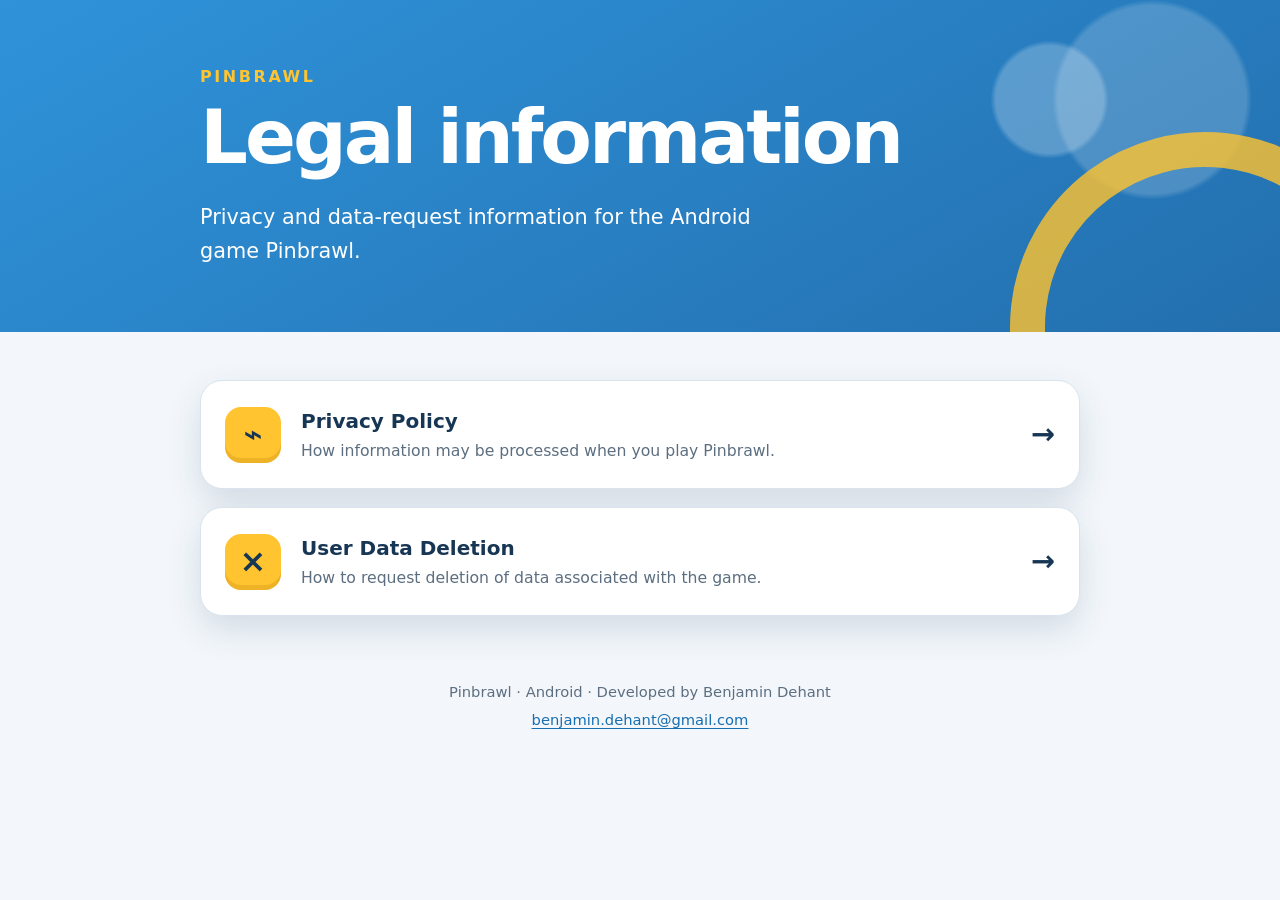
<file: index.html>
<!doctype html>
<html lang="en">
<head>
  <meta charset="utf-8">
  <meta name="viewport" content="width=device-width, initial-scale=1">
  <meta name="description" content="Official legal information for Pinbrawl, an Android game by Benjamin Dehant.">
  <title>Pinbrawl — Legal</title>
  <link rel="stylesheet" href="./styles.css">
</head>
<body>
  <a class="skip-link" href="#main">Skip to content</a>
  <header class="hero">
    <div class="shell hero__content">
      <p class="eyebrow">PINBRAWL</p>
      <h1>Legal information</h1>
      <p class="hero__copy">Privacy and data-request information for the Android game Pinbrawl.</p>
    </div>
  </header>

  <main id="main" class="shell cards" aria-label="Legal pages">
    <a class="card" href="./privacy/">
      <span class="card__icon" aria-hidden="true">⌁</span>
      <span>
        <strong>Privacy Policy</strong>
        <small>How information may be processed when you play Pinbrawl.</small>
      </span>
      <span class="card__arrow" aria-hidden="true">→</span>
    </a>

    <a class="card" href="./data-deletion/">
      <span class="card__icon" aria-hidden="true">×</span>
      <span>
        <strong>User Data Deletion</strong>
        <small>How to request deletion of data associated with the game.</small>
      </span>
      <span class="card__arrow" aria-hidden="true">→</span>
    </a>
  </main>

  <footer class="shell footer">
    <p>Pinbrawl · Android · Developed by Benjamin Dehant</p>
    <p><a href="mailto:benjamin.dehant@gmail.com">benjamin.dehant@gmail.com</a></p>
  </footer>
</body>
</html>
</file>
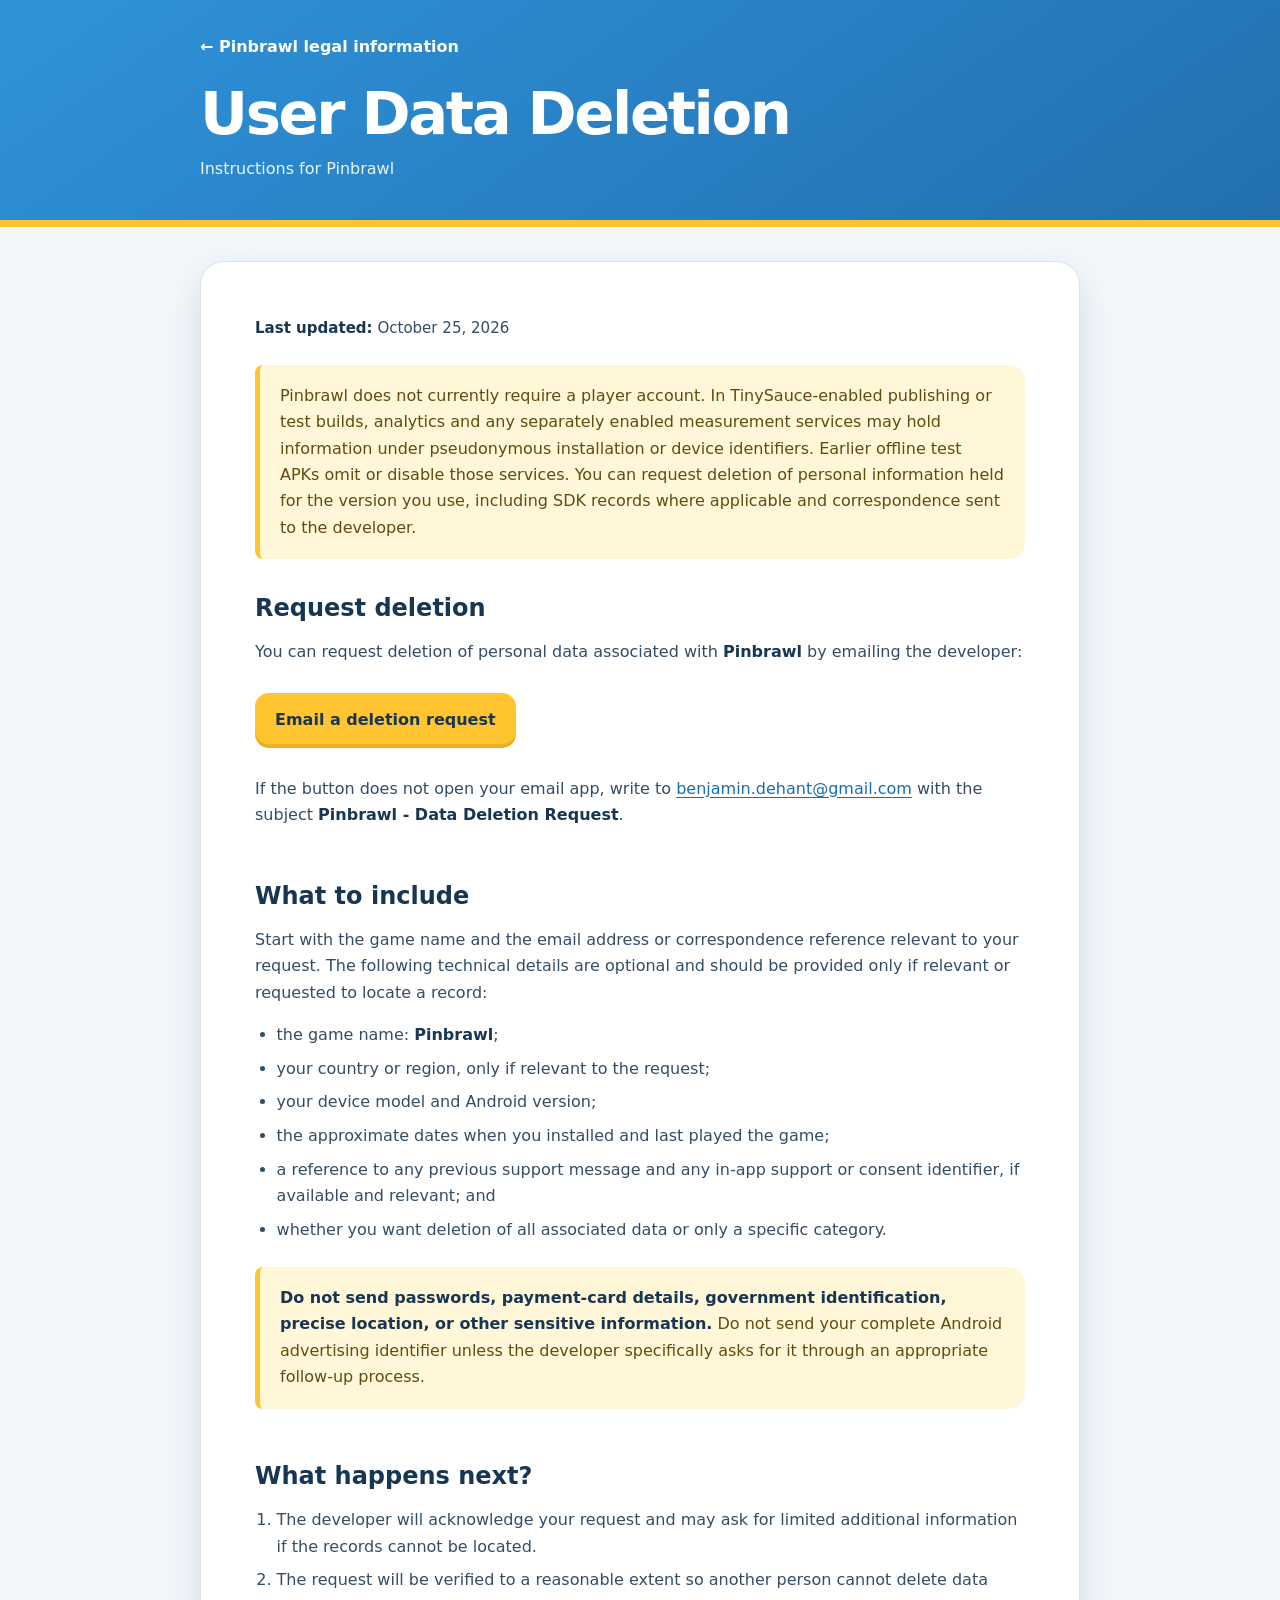
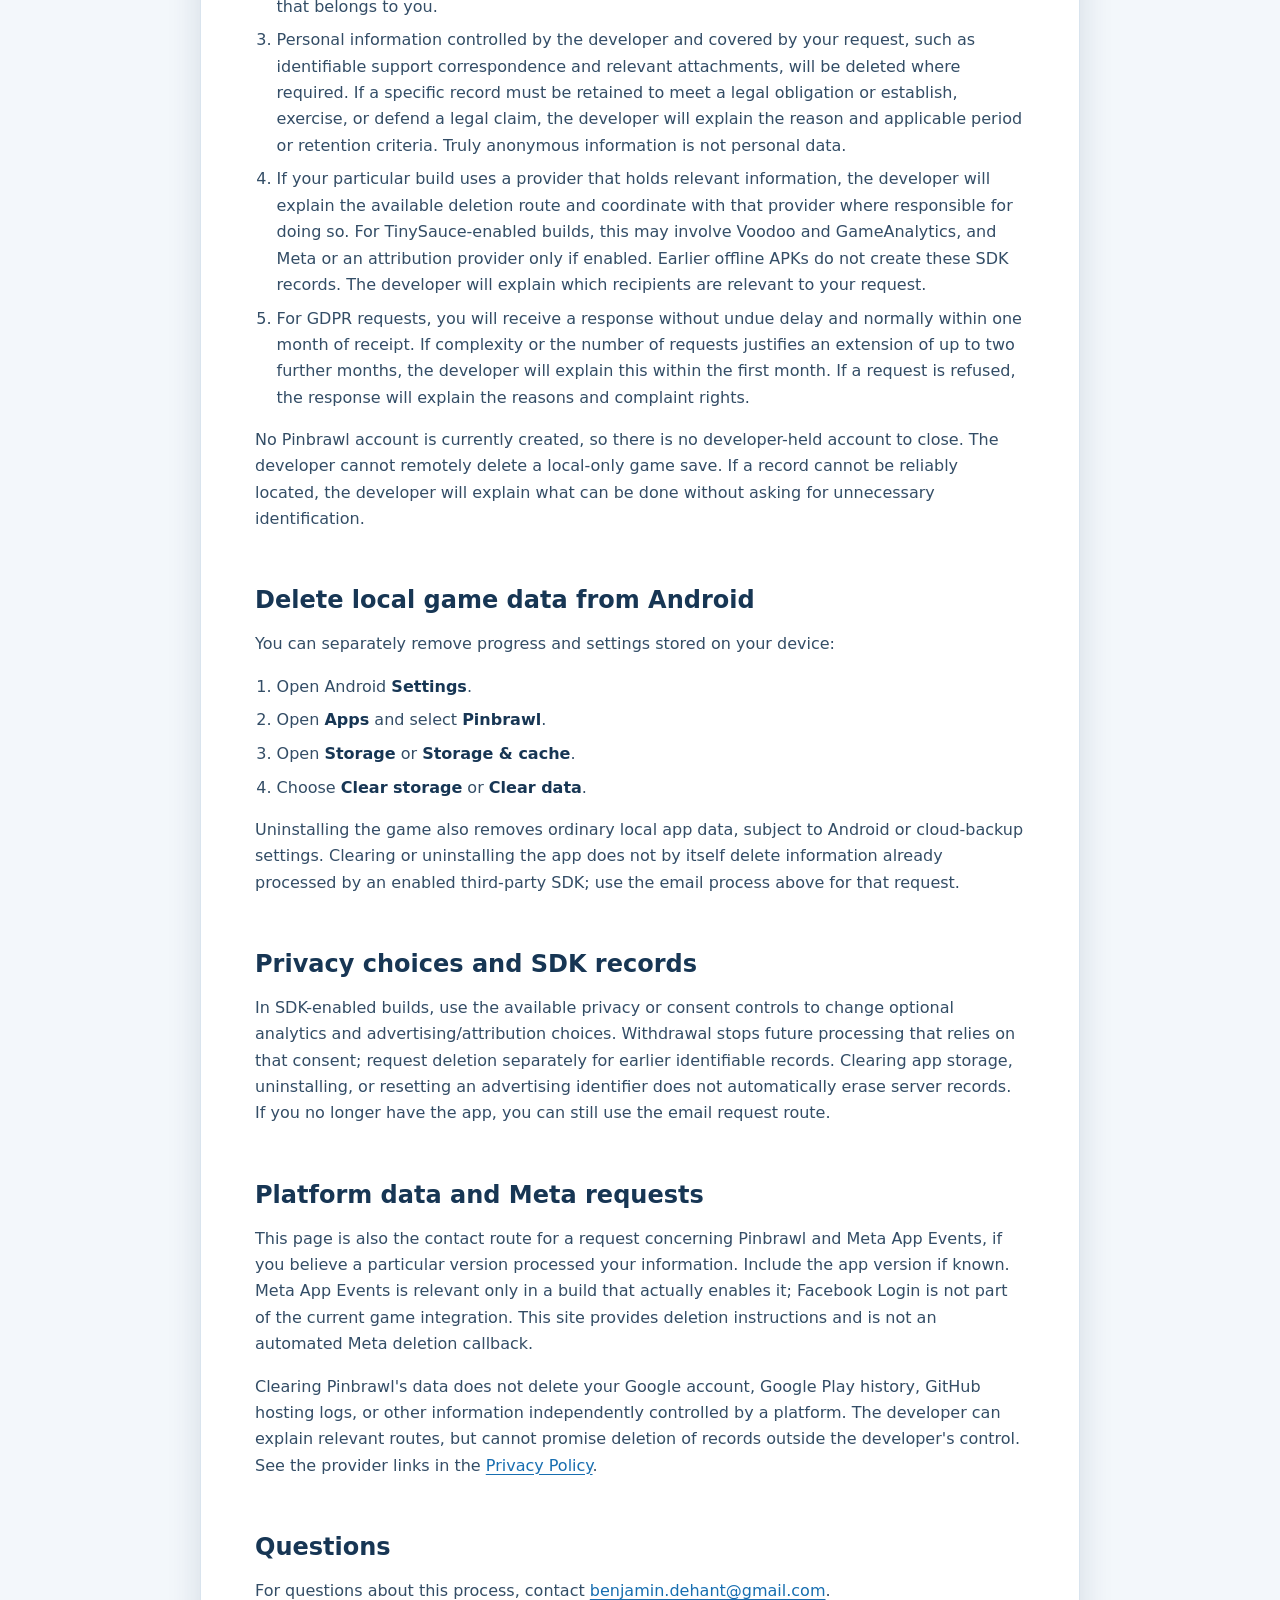
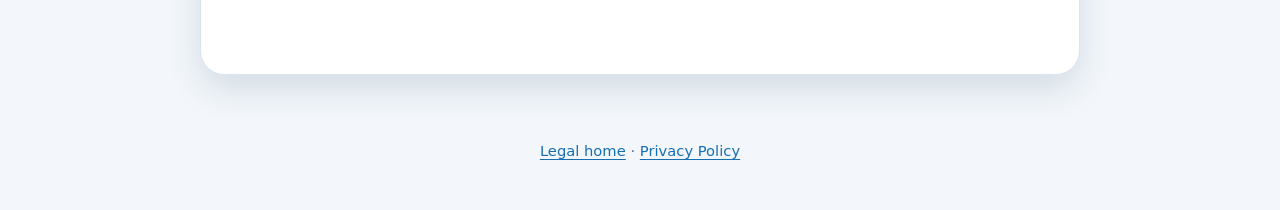
<file: data-deletion/index.html>
<!doctype html>
<html lang="en">
<head>
  <meta charset="utf-8">
  <meta name="viewport" content="width=device-width, initial-scale=1">
  <meta name="description" content="Instructions for requesting deletion of data associated with Pinbrawl.">
  <title>User Data Deletion — Pinbrawl</title>
  <link rel="stylesheet" href="../styles.css">
</head>
<body>
  <a class="skip-link" href="#main">Skip to content</a>
  <header class="page-header">
    <div class="shell page-header__inner">
      <a class="back-link" href="../">← Pinbrawl legal information</a>
      <h1>User Data Deletion</h1>
      <p>Instructions for Pinbrawl</p>
    </div>
  </header>

  <main id="main" class="shell">
    <article class="document">
      <p class="updated"><strong>Last updated:</strong> October 25, 2026</p>

      <div class="notice">
        <p>Pinbrawl does not currently require a player account. In TinySauce-enabled publishing or test builds, analytics and any separately enabled measurement services may hold information under pseudonymous installation or device identifiers. Earlier offline test APKs omit or disable those services. You can request deletion of personal information held for the version you use, including SDK records where applicable and correspondence sent to the developer.</p>
      </div>

      <h2>Request deletion</h2>
      <p>You can request deletion of personal data associated with <strong>Pinbrawl</strong> by emailing the developer:</p>
      <p><a class="button" href="mailto:benjamin.dehant@gmail.com?subject=Pinbrawl%20-%20Data%20Deletion%20Request">Email a deletion request</a></p>
      <p>If the button does not open your email app, write to <a href="mailto:benjamin.dehant@gmail.com">benjamin.dehant@gmail.com</a> with the subject <strong>Pinbrawl - Data Deletion Request</strong>.</p>

      <h2>What to include</h2>
      <p>Start with the game name and the email address or correspondence reference relevant to your request. The following technical details are optional and should be provided only if relevant or requested to locate a record:</p>
      <ul>
        <li>the game name: <strong>Pinbrawl</strong>;</li>
        <li>your country or region, only if relevant to the request;</li>
        <li>your device model and Android version;</li>
        <li>the approximate dates when you installed and last played the game;</li>
        <li>a reference to any previous support message and any in-app support or consent identifier, if available and relevant; and</li>
        <li>whether you want deletion of all associated data or only a specific category.</li>
      </ul>

      <div class="notice">
        <p><strong>Do not send passwords, payment-card details, government identification, precise location, or other sensitive information.</strong> Do not send your complete Android advertising identifier unless the developer specifically asks for it through an appropriate follow-up process.</p>
      </div>

      <h2>What happens next?</h2>
      <ol>
        <li>The developer will acknowledge your request and may ask for limited additional information if the records cannot be located.</li>
        <li>The request will be verified to a reasonable extent so another person cannot delete data that belongs to you.</li>
        <li>Personal information controlled by the developer and covered by your request, such as identifiable support correspondence and relevant attachments, will be deleted where required. If a specific record must be retained to meet a legal obligation or establish, exercise, or defend a legal claim, the developer will explain the reason and applicable period or retention criteria. Truly anonymous information is not personal data.</li>
        <li>If your particular build uses a provider that holds relevant information, the developer will explain the available deletion route and coordinate with that provider where responsible for doing so. For TinySauce-enabled builds, this may involve Voodoo and GameAnalytics, and Meta or an attribution provider only if enabled. Earlier offline APKs do not create these SDK records. The developer will explain which recipients are relevant to your request.</li>
        <li>For GDPR requests, you will receive a response without undue delay and normally within one month of receipt. If complexity or the number of requests justifies an extension of up to two further months, the developer will explain this within the first month. If a request is refused, the response will explain the reasons and complaint rights.</li>
      </ol>
      <p>No Pinbrawl account is currently created, so there is no developer-held account to close. The developer cannot remotely delete a local-only game save. If a record cannot be reliably located, the developer will explain what can be done without asking for unnecessary identification.</p>

      <h2>Delete local game data from Android</h2>
      <p>You can separately remove progress and settings stored on your device:</p>
      <ol>
        <li>Open Android <strong>Settings</strong>.</li>
        <li>Open <strong>Apps</strong> and select <strong>Pinbrawl</strong>.</li>
        <li>Open <strong>Storage</strong> or <strong>Storage &amp; cache</strong>.</li>
        <li>Choose <strong>Clear storage</strong> or <strong>Clear data</strong>.</li>
      </ol>
      <p>Uninstalling the game also removes ordinary local app data, subject to Android or cloud-backup settings. Clearing or uninstalling the app does not by itself delete information already processed by an enabled third-party SDK; use the email process above for that request.</p>

      <h2>Privacy choices and SDK records</h2>
      <p>In SDK-enabled builds, use the available privacy or consent controls to change optional analytics and advertising/attribution choices. Withdrawal stops future processing that relies on that consent; request deletion separately for earlier identifiable records. Clearing app storage, uninstalling, or resetting an advertising identifier does not automatically erase server records. If you no longer have the app, you can still use the email request route.</p>
      <h2>Platform data and Meta requests</h2>
      <p>This page is also the contact route for a request concerning Pinbrawl and Meta App Events, if you believe a particular version processed your information. Include the app version if known. Meta App Events is relevant only in a build that actually enables it; Facebook Login is not part of the current game integration. This site provides deletion instructions and is not an automated Meta deletion callback.</p>
      <p>Clearing Pinbrawl's data does not delete your Google account, Google Play history, GitHub hosting logs, or other information independently controlled by a platform. The developer can explain relevant routes, but cannot promise deletion of records outside the developer's control. See the provider links in the <a href="../privacy/#main">Privacy Policy</a>.</p>
      <h2>Questions</h2>
      <p>For questions about this process, contact <a href="mailto:benjamin.dehant@gmail.com">benjamin.dehant@gmail.com</a>.</p>
    </article>
  </main>

  <footer class="shell footer">
    <p><a href="../">Legal home</a> · <a href="../privacy/">Privacy Policy</a></p>
  </footer>
</body>
</html>
</file>
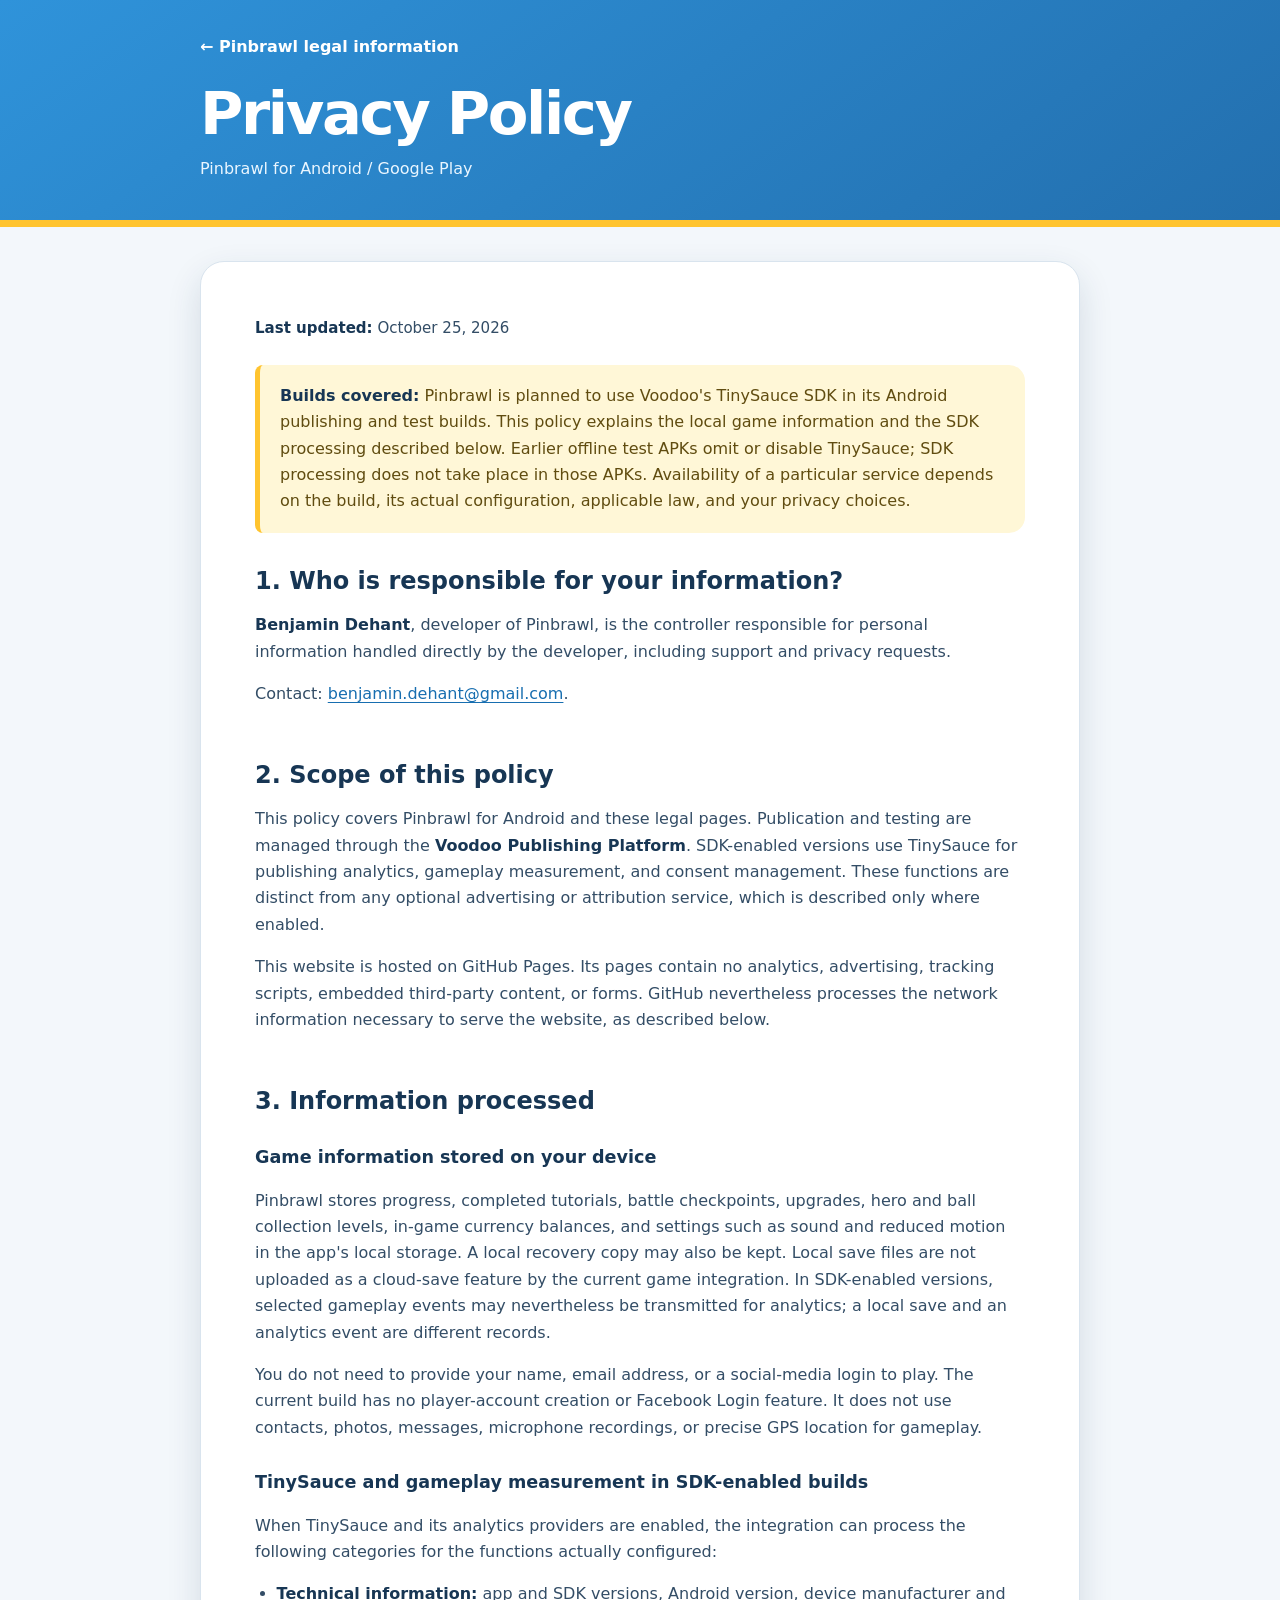
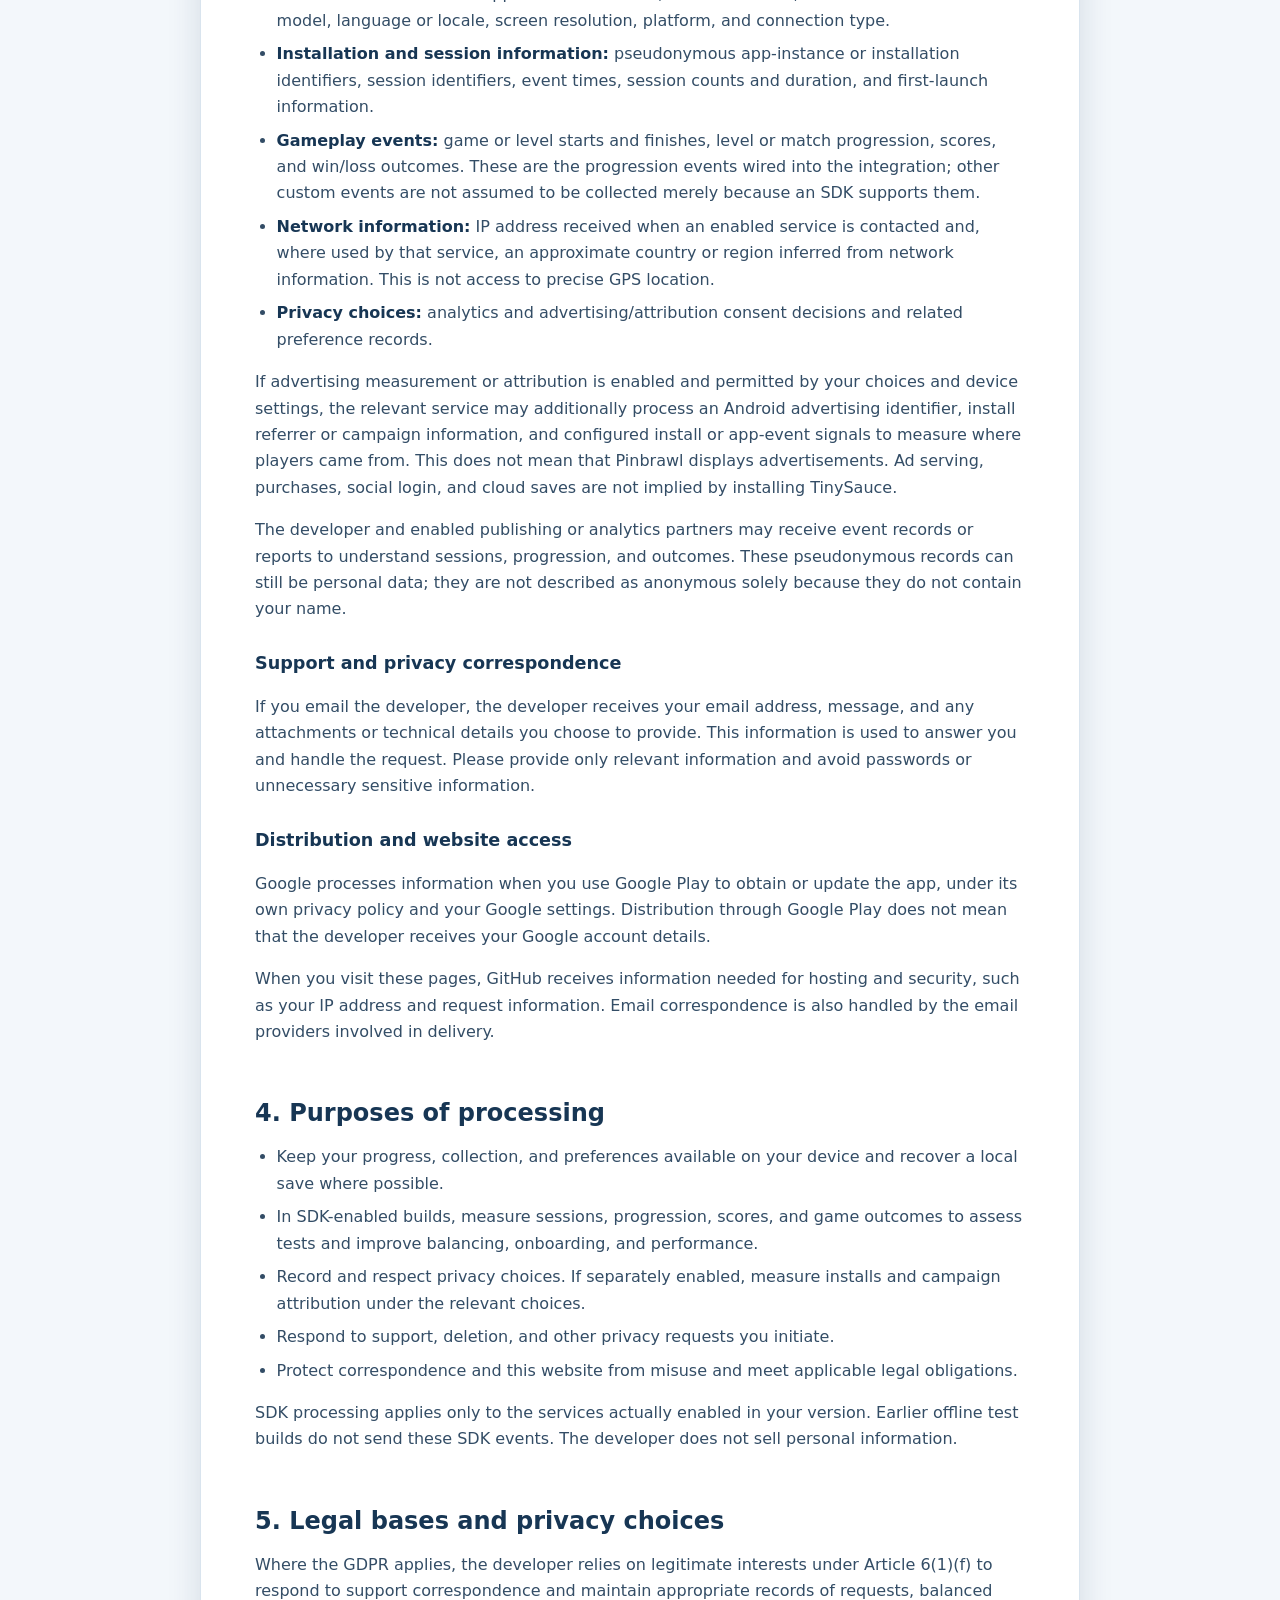
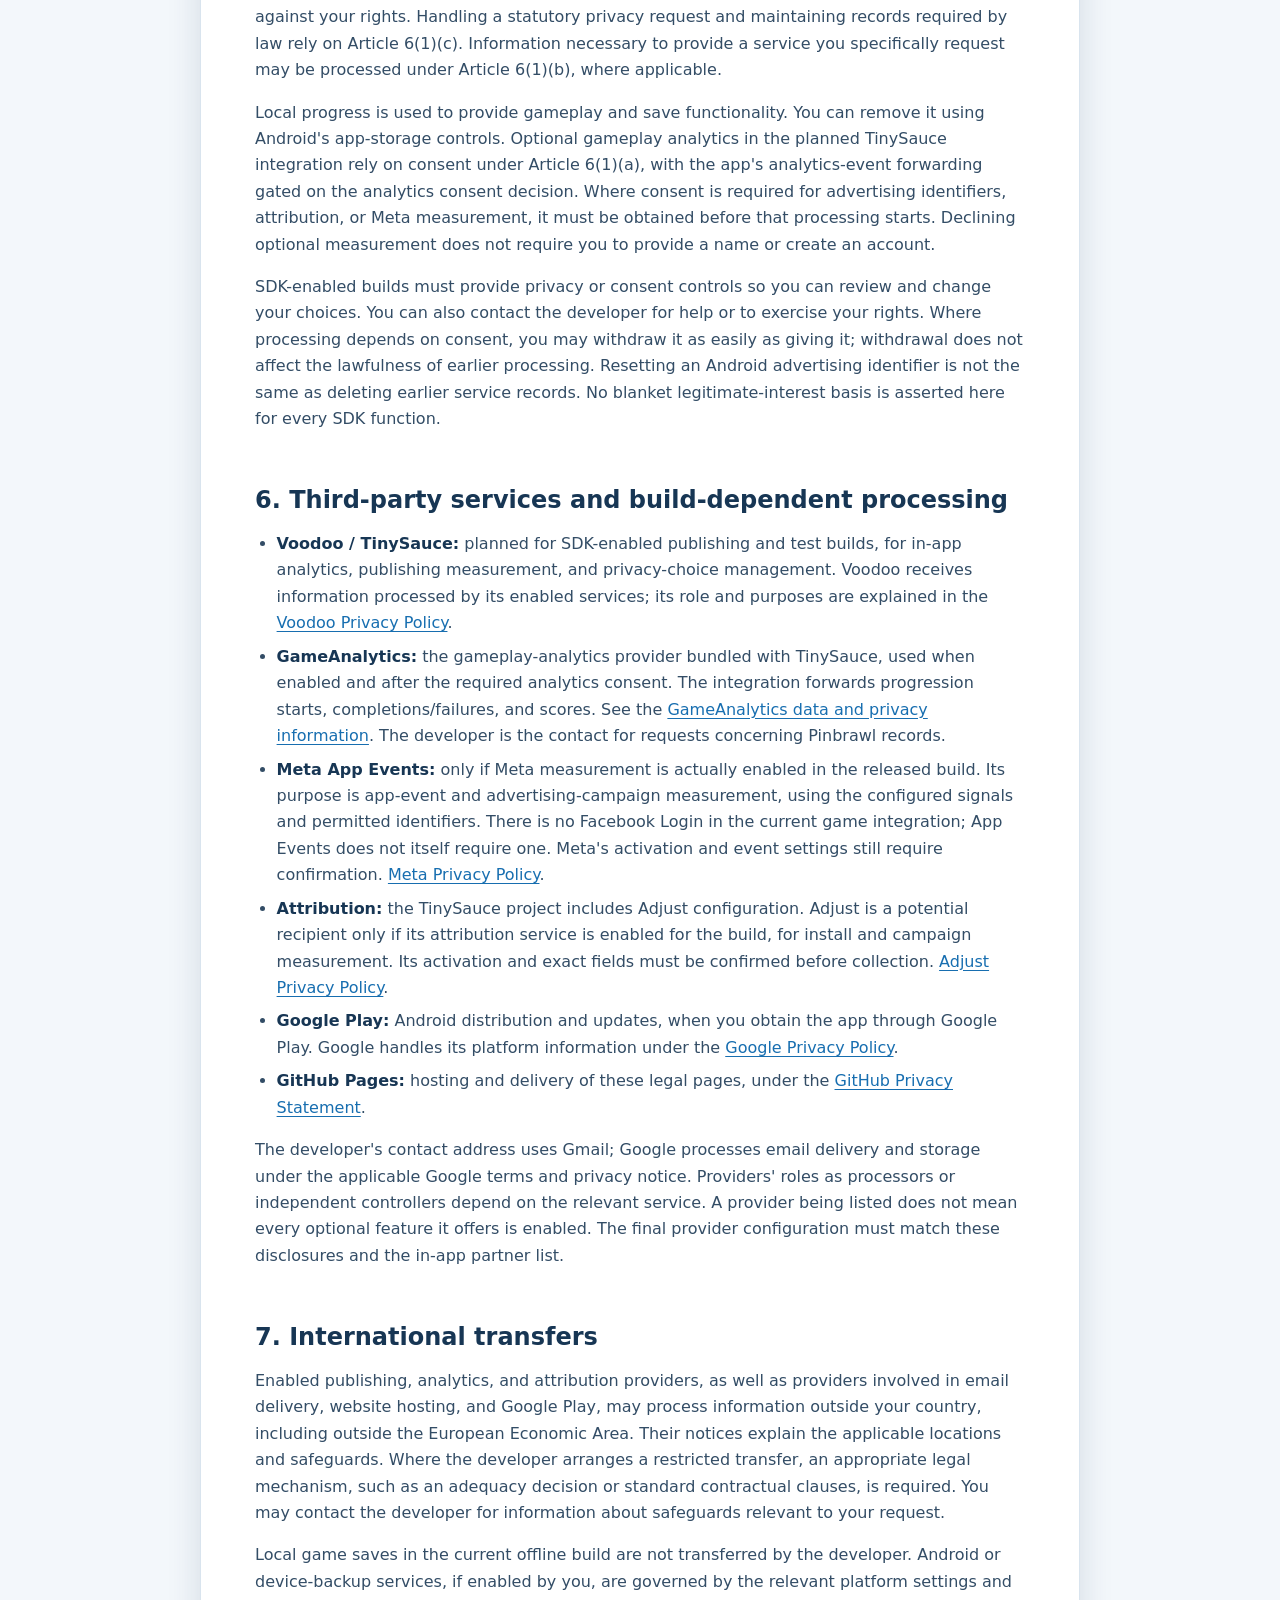
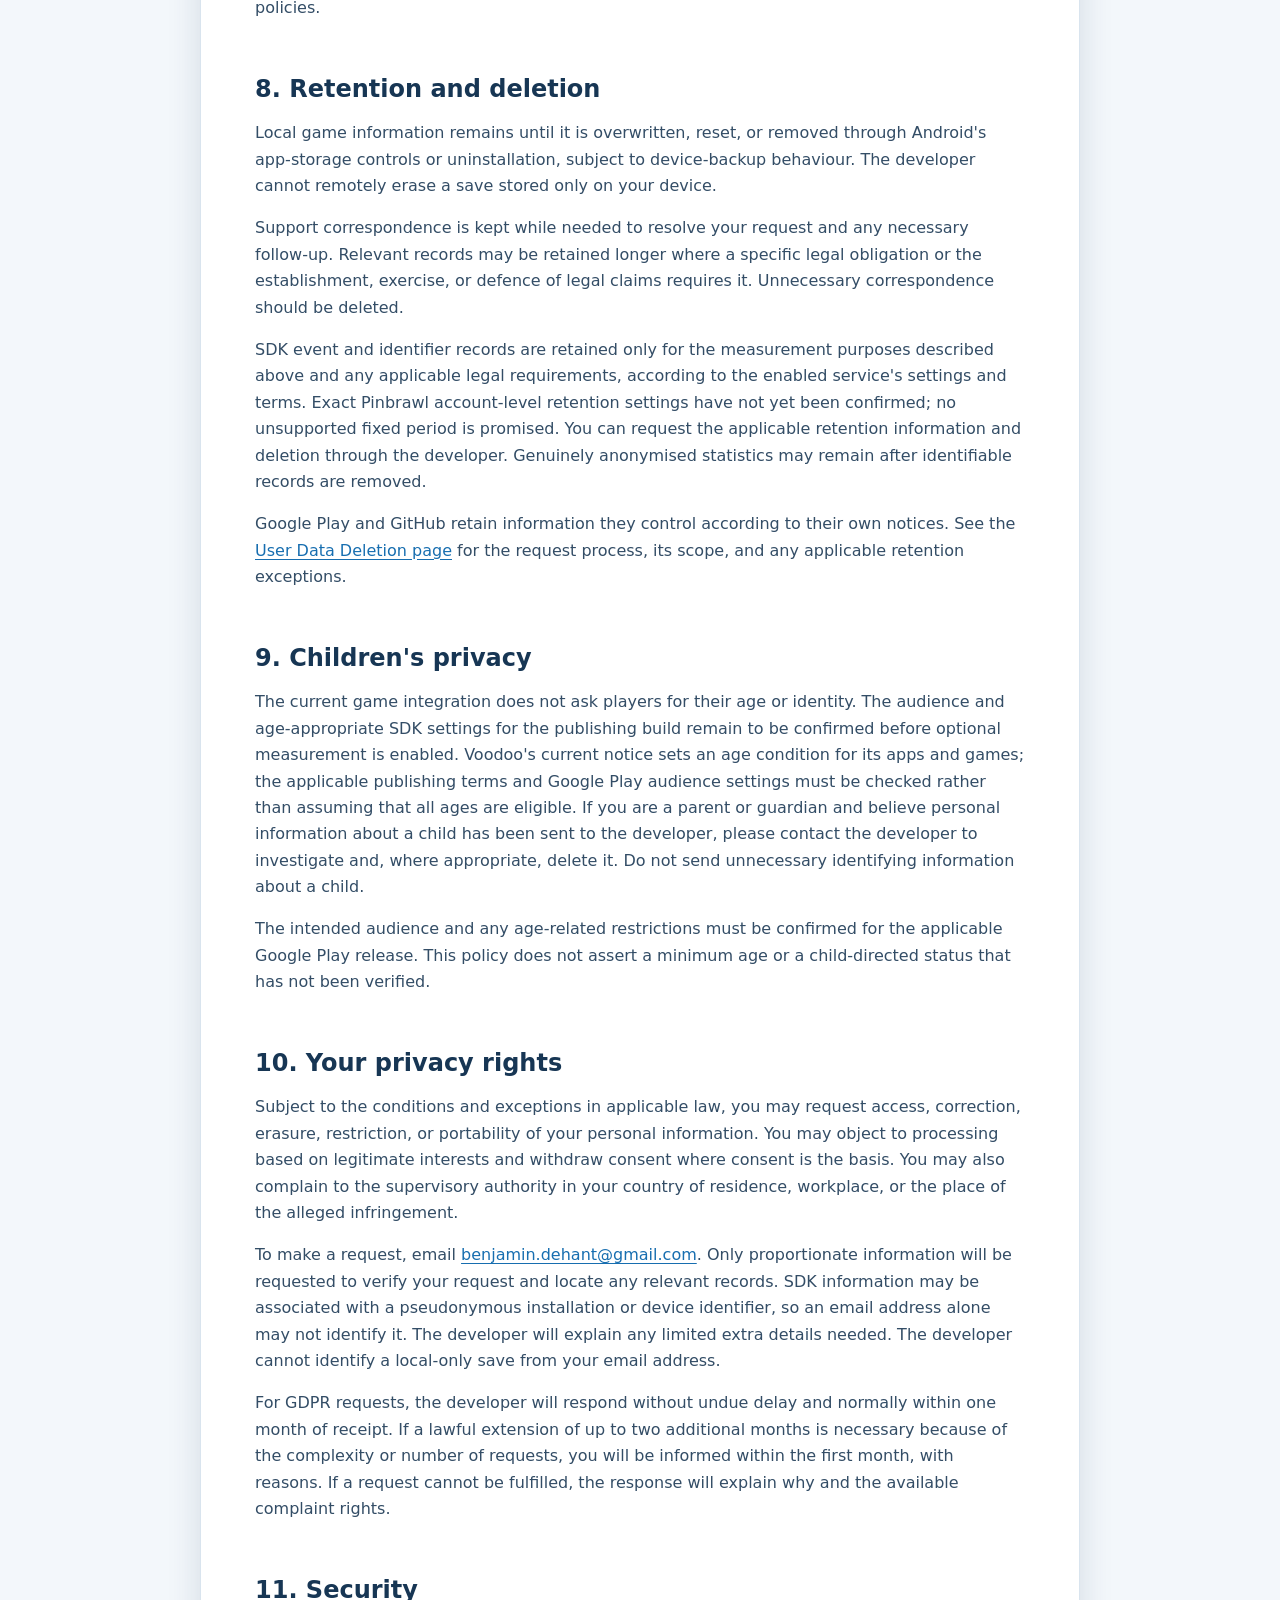
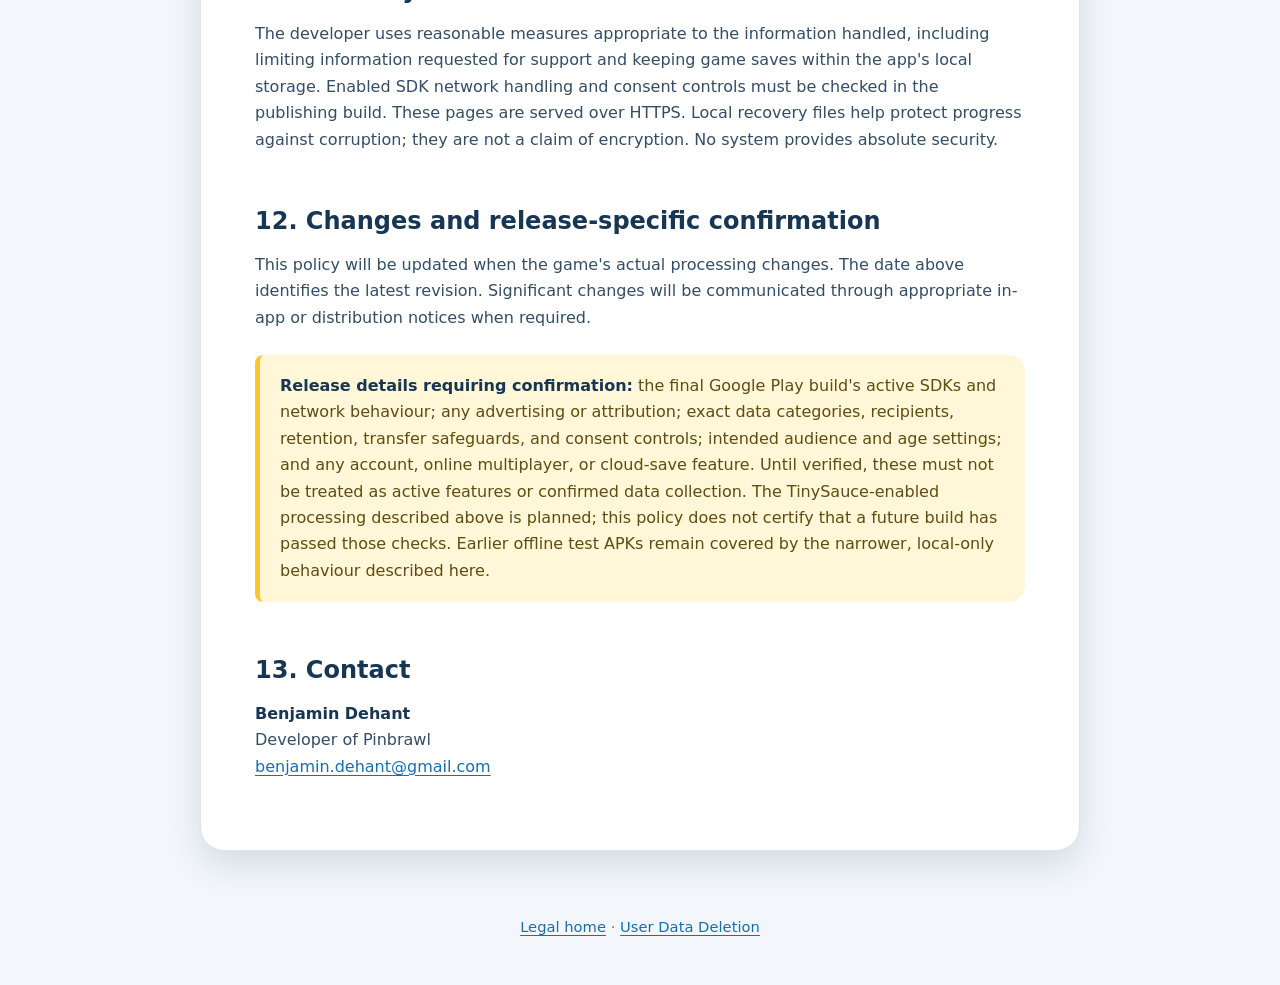
<file: privacy/index.html>
<!doctype html>
<html lang="en">
<head>
  <meta charset="utf-8">
  <meta name="viewport" content="width=device-width, initial-scale=1">
  <meta name="description" content="Privacy Policy for Pinbrawl, an Android game developed by Benjamin Dehant.">
  <title>Privacy Policy — Pinbrawl</title>
  <link rel="stylesheet" href="../styles.css">
  <link rel="canonical" href="https://bennybishop.github.io/Pinbrawl-Legal/privacy/">
</head>
<body>
  <a class="skip-link" href="#main">Skip to content</a>
  <header class="page-header"><div class="shell page-header__inner">
    <a class="back-link" href="../">← Pinbrawl legal information</a>
    <h1>Privacy Policy</h1><p>Pinbrawl for Android / Google Play</p>
  </div></header>
  <main id="main" class="shell"><article class="document">
    <p class="updated"><strong>Last updated:</strong> October 25, 2026</p>
    <div class="notice"><p><strong>Builds covered:</strong> Pinbrawl is planned to use Voodoo's TinySauce SDK in its Android publishing and test builds. This policy explains the local game information and the SDK processing described below. Earlier offline test APKs omit or disable TinySauce; SDK processing does not take place in those APKs. Availability of a particular service depends on the build, its actual configuration, applicable law, and your privacy choices.</p></div>

    <h2>1. Who is responsible for your information?</h2>
    <p><strong>Benjamin Dehant</strong>, developer of Pinbrawl, is the controller responsible for personal information handled directly by the developer, including support and privacy requests.</p>
    <p>Contact: <a href="mailto:benjamin.dehant@gmail.com">benjamin.dehant@gmail.com</a>.</p>

    <h2>2. Scope of this policy</h2>
    <p>This policy covers Pinbrawl for Android and these legal pages. Publication and testing are managed through the <strong>Voodoo Publishing Platform</strong>. SDK-enabled versions use TinySauce for publishing analytics, gameplay measurement, and consent management. These functions are distinct from any optional advertising or attribution service, which is described only where enabled.</p>
    <p>This website is hosted on GitHub Pages. Its pages contain no analytics, advertising, tracking scripts, embedded third-party content, or forms. GitHub nevertheless processes the network information necessary to serve the website, as described below.</p>

    <h2>3. Information processed</h2>
    <h3>Game information stored on your device</h3>
    <p>Pinbrawl stores progress, completed tutorials, battle checkpoints, upgrades, hero and ball collection levels, in-game currency balances, and settings such as sound and reduced motion in the app's local storage. A local recovery copy may also be kept. Local save files are not uploaded as a cloud-save feature by the current game integration. In SDK-enabled versions, selected gameplay events may nevertheless be transmitted for analytics; a local save and an analytics event are different records.</p>
    <p>You do not need to provide your name, email address, or a social-media login to play. The current build has no player-account creation or Facebook Login feature. It does not use contacts, photos, messages, microphone recordings, or precise GPS location for gameplay.</p>
    <h3>TinySauce and gameplay measurement in SDK-enabled builds</h3>
    <p>When TinySauce and its analytics providers are enabled, the integration can process the following categories for the functions actually configured:</p>
    <ul>
      <li><strong>Technical information:</strong> app and SDK versions, Android version, device manufacturer and model, language or locale, screen resolution, platform, and connection type.</li>
      <li><strong>Installation and session information:</strong> pseudonymous app-instance or installation identifiers, session identifiers, event times, session counts and duration, and first-launch information.</li>
      <li><strong>Gameplay events:</strong> game or level starts and finishes, level or match progression, scores, and win/loss outcomes. These are the progression events wired into the integration; other custom events are not assumed to be collected merely because an SDK supports them.</li>
      <li><strong>Network information:</strong> IP address received when an enabled service is contacted and, where used by that service, an approximate country or region inferred from network information. This is not access to precise GPS location.</li>
      <li><strong>Privacy choices:</strong> analytics and advertising/attribution consent decisions and related preference records.</li>
    </ul>
    <p>If advertising measurement or attribution is enabled and permitted by your choices and device settings, the relevant service may additionally process an Android advertising identifier, install referrer or campaign information, and configured install or app-event signals to measure where players came from. This does not mean that Pinbrawl displays advertisements. Ad serving, purchases, social login, and cloud saves are not implied by installing TinySauce.</p>
    <p>The developer and enabled publishing or analytics partners may receive event records or reports to understand sessions, progression, and outcomes. These pseudonymous records can still be personal data; they are not described as anonymous solely because they do not contain your name.</p>
    <h3>Support and privacy correspondence</h3>
    <p>If you email the developer, the developer receives your email address, message, and any attachments or technical details you choose to provide. This information is used to answer you and handle the request. Please provide only relevant information and avoid passwords or unnecessary sensitive information.</p>
    <h3>Distribution and website access</h3>
    <p>Google processes information when you use Google Play to obtain or update the app, under its own privacy policy and your Google settings. Distribution through Google Play does not mean that the developer receives your Google account details.</p>
    <p>When you visit these pages, GitHub receives information needed for hosting and security, such as your IP address and request information. Email correspondence is also handled by the email providers involved in delivery.</p>

    <h2>4. Purposes of processing</h2>
    <ul>
      <li>Keep your progress, collection, and preferences available on your device and recover a local save where possible.</li>
      <li>In SDK-enabled builds, measure sessions, progression, scores, and game outcomes to assess tests and improve balancing, onboarding, and performance.</li>
      <li>Record and respect privacy choices. If separately enabled, measure installs and campaign attribution under the relevant choices.</li>
      <li>Respond to support, deletion, and other privacy requests you initiate.</li>
      <li>Protect correspondence and this website from misuse and meet applicable legal obligations.</li>
    </ul>
    <p>SDK processing applies only to the services actually enabled in your version. Earlier offline test builds do not send these SDK events. The developer does not sell personal information.</p>

    <h2>5. Legal bases and privacy choices</h2>
    <p>Where the GDPR applies, the developer relies on legitimate interests under Article 6(1)(f) to respond to support correspondence and maintain appropriate records of requests, balanced against your rights. Handling a statutory privacy request and maintaining records required by law rely on Article 6(1)(c). Information necessary to provide a service you specifically request may be processed under Article 6(1)(b), where applicable.</p>
    <p>Local progress is used to provide gameplay and save functionality. You can remove it using Android's app-storage controls. Optional gameplay analytics in the planned TinySauce integration rely on consent under Article 6(1)(a), with the app's analytics-event forwarding gated on the analytics consent decision. Where consent is required for advertising identifiers, attribution, or Meta measurement, it must be obtained before that processing starts. Declining optional measurement does not require you to provide a name or create an account.</p>
    <p>SDK-enabled builds must provide privacy or consent controls so you can review and change your choices. You can also contact the developer for help or to exercise your rights. Where processing depends on consent, you may withdraw it as easily as giving it; withdrawal does not affect the lawfulness of earlier processing. Resetting an Android advertising identifier is not the same as deleting earlier service records. No blanket legitimate-interest basis is asserted here for every SDK function.</p>

    <h2>6. Third-party services and build-dependent processing</h2>
    <ul>
      <li><strong>Voodoo / TinySauce:</strong> planned for SDK-enabled publishing and test builds, for in-app analytics, publishing measurement, and privacy-choice management. Voodoo receives information processed by its enabled services; its role and purposes are explained in the <a href="https://voodoo.io/privacy">Voodoo Privacy Policy</a>.</li>
      <li><strong>GameAnalytics:</strong> the gameplay-analytics provider bundled with TinySauce, used when enabled and after the required analytics consent. The integration forwards progression starts, completions/failures, and scores. See the <a href="https://www.gameanalytics.com/trust/privacy-faq">GameAnalytics data and privacy information</a>. The developer is the contact for requests concerning Pinbrawl records.</li>
      <li><strong>Meta App Events:</strong> only if Meta measurement is actually enabled in the released build. Its purpose is app-event and advertising-campaign measurement, using the configured signals and permitted identifiers. There is no Facebook Login in the current game integration; App Events does not itself require one. Meta's activation and event settings still require confirmation. <a href="https://www.facebook.com/privacy/policy/">Meta Privacy Policy</a>.</li>
      <li><strong>Attribution:</strong> the TinySauce project includes Adjust configuration. Adjust is a potential recipient only if its attribution service is enabled for the build, for install and campaign measurement. Its activation and exact fields must be confirmed before collection. <a href="https://www.adjust.com/terms/privacy-policy/">Adjust Privacy Policy</a>.</li>
      <li><strong>Google Play:</strong> Android distribution and updates, when you obtain the app through Google Play. Google handles its platform information under the <a href="https://policies.google.com/privacy">Google Privacy Policy</a>.</li>
      <li><strong>GitHub Pages:</strong> hosting and delivery of these legal pages, under the <a href="https://docs.github.com/en/site-policy/privacy-policies/github-general-privacy-statement">GitHub Privacy Statement</a>.</li>
    </ul>
    <p>The developer's contact address uses Gmail; Google processes email delivery and storage under the applicable Google terms and privacy notice. Providers' roles as processors or independent controllers depend on the relevant service. A provider being listed does not mean every optional feature it offers is enabled. The final provider configuration must match these disclosures and the in-app partner list.</p>

    <h2>7. International transfers</h2>
    <p>Enabled publishing, analytics, and attribution providers, as well as providers involved in email delivery, website hosting, and Google Play, may process information outside your country, including outside the European Economic Area. Their notices explain the applicable locations and safeguards. Where the developer arranges a restricted transfer, an appropriate legal mechanism, such as an adequacy decision or standard contractual clauses, is required. You may contact the developer for information about safeguards relevant to your request.</p>
    <p>Local game saves in the current offline build are not transferred by the developer. Android or device-backup services, if enabled by you, are governed by the relevant platform settings and policies.</p>

    <h2>8. Retention and deletion</h2>
    <p>Local game information remains until it is overwritten, reset, or removed through Android's app-storage controls or uninstallation, subject to device-backup behaviour. The developer cannot remotely erase a save stored only on your device.</p>
    <p>Support correspondence is kept while needed to resolve your request and any necessary follow-up. Relevant records may be retained longer where a specific legal obligation or the establishment, exercise, or defence of legal claims requires it. Unnecessary correspondence should be deleted.</p>
    <p>SDK event and identifier records are retained only for the measurement purposes described above and any applicable legal requirements, according to the enabled service's settings and terms. Exact Pinbrawl account-level retention settings have not yet been confirmed; no unsupported fixed period is promised. You can request the applicable retention information and deletion through the developer. Genuinely anonymised statistics may remain after identifiable records are removed.</p>
    <p>Google Play and GitHub retain information they control according to their own notices. See the <a href="../data-deletion/">User Data Deletion page</a> for the request process, its scope, and any applicable retention exceptions.</p>

    <h2>9. Children's privacy</h2>
    <p>The current game integration does not ask players for their age or identity. The audience and age-appropriate SDK settings for the publishing build remain to be confirmed before optional measurement is enabled. Voodoo's current notice sets an age condition for its apps and games; the applicable publishing terms and Google Play audience settings must be checked rather than assuming that all ages are eligible. If you are a parent or guardian and believe personal information about a child has been sent to the developer, please contact the developer to investigate and, where appropriate, delete it. Do not send unnecessary identifying information about a child.</p>
    <p>The intended audience and any age-related restrictions must be confirmed for the applicable Google Play release. This policy does not assert a minimum age or a child-directed status that has not been verified.</p>

    <h2>10. Your privacy rights</h2>
    <p>Subject to the conditions and exceptions in applicable law, you may request access, correction, erasure, restriction, or portability of your personal information. You may object to processing based on legitimate interests and withdraw consent where consent is the basis. You may also complain to the supervisory authority in your country of residence, workplace, or the place of the alleged infringement.</p>
    <p>To make a request, email <a href="mailto:benjamin.dehant@gmail.com?subject=Pinbrawl%20Privacy%20Request">benjamin.dehant@gmail.com</a>. Only proportionate information will be requested to verify your request and locate any relevant records. SDK information may be associated with a pseudonymous installation or device identifier, so an email address alone may not identify it. The developer will explain any limited extra details needed. The developer cannot identify a local-only save from your email address.</p>
    <p>For GDPR requests, the developer will respond without undue delay and normally within one month of receipt. If a lawful extension of up to two additional months is necessary because of the complexity or number of requests, you will be informed within the first month, with reasons. If a request cannot be fulfilled, the response will explain why and the available complaint rights.</p>

    <h2>11. Security</h2>
    <p>The developer uses reasonable measures appropriate to the information handled, including limiting information requested for support and keeping game saves within the app's local storage. Enabled SDK network handling and consent controls must be checked in the publishing build. These pages are served over HTTPS. Local recovery files help protect progress against corruption; they are not a claim of encryption. No system provides absolute security.</p>

    <h2>12. Changes and release-specific confirmation</h2>
    <p>This policy will be updated when the game's actual processing changes. The date above identifies the latest revision. Significant changes will be communicated through appropriate in-app or distribution notices when required.</p>
    <div class="notice"><p><strong>Release details requiring confirmation:</strong> the final Google Play build's active SDKs and network behaviour; any advertising or attribution; exact data categories, recipients, retention, transfer safeguards, and consent controls; intended audience and age settings; and any account, online multiplayer, or cloud-save feature. Until verified, these must not be treated as active features or confirmed data collection. The TinySauce-enabled processing described above is planned; this policy does not certify that a future build has passed those checks. Earlier offline test APKs remain covered by the narrower, local-only behaviour described here.</p></div>

    <h2>13. Contact</h2>
    <p><strong>Benjamin Dehant</strong><br>Developer of Pinbrawl<br><a href="mailto:benjamin.dehant@gmail.com">benjamin.dehant@gmail.com</a></p>
  </article></main>
  <footer class="shell footer"><p><a href="../">Legal home</a> · <a href="../data-deletion/">User Data Deletion</a></p></footer>
</body>
</html>
</file>
<file: styles.css>
:root {
  color-scheme: light;
  --sky: #2f93da;
  --sky-dark: #236fae;
  --slate: #173654;
  --slate-soft: #3f6288;
  --gold: #ffc42f;
  --gold-dark: #a66c00;
  --paper: #ffffff;
  --surface: #f3f7fb;
  --line: #d9e4ee;
  --muted: #5c6e80;
  --shadow: 0 14px 34px rgba(18, 54, 84, 0.14);
  font-family: Inter, ui-rounded, "Segoe UI", system-ui, -apple-system, BlinkMacSystemFont, sans-serif;
}

* { box-sizing: border-box; }

html { scroll-behavior: smooth; }

body {
  margin: 0;
  background: var(--surface);
  color: var(--slate);
  font-size: 16px;
  line-height: 1.65;
}

a { color: #176eb0; text-underline-offset: 0.18em; }
a:hover { color: #0e4f82; }
a:focus-visible { outline: 3px solid var(--gold); outline-offset: 4px; border-radius: 4px; }

.shell {
  width: min(880px, calc(100% - 36px));
  margin-inline: auto;
}

.hero {
  position: relative;
  overflow: hidden;
  min-height: 300px;
  display: grid;
  align-items: center;
  color: white;
  background:
    radial-gradient(circle at 82% 30%, rgba(255,255,255,.24) 0 5%, transparent 5.5%),
    radial-gradient(circle at 90% 30%, rgba(255,255,255,.18) 0 8%, transparent 8.5%),
    linear-gradient(150deg, var(--sky) 0%, var(--sky-dark) 100%);
}

.hero::after {
  content: "";
  position: absolute;
  width: 320px;
  height: 320px;
  right: -120px;
  bottom: -190px;
  border: 35px solid rgba(255, 196, 47, .8);
  border-radius: 50%;
  transform: rotate(-15deg);
}

.hero__content { position: relative; z-index: 1; padding-block: 64px; }
.eyebrow { margin: 0 0 10px; color: var(--gold); font-weight: 900; letter-spacing: .16em; }
h1 { margin: 0; font-size: clamp(2.4rem, 8vw, 4.7rem); line-height: 1; letter-spacing: -.04em; }
.hero__copy { max-width: 580px; margin: 24px 0 0; font-size: clamp(1.05rem, 3vw, 1.3rem); }

.cards { display: grid; gap: 18px; padding-block: 48px; }
.card {
  display: grid;
  grid-template-columns: auto 1fr auto;
  align-items: center;
  gap: 20px;
  padding: 24px;
  color: var(--slate);
  text-decoration: none;
  background: var(--paper);
  border: 1px solid var(--line);
  border-radius: 22px;
  box-shadow: var(--shadow);
  transition: transform .18s ease, box-shadow .18s ease;
}
.card:hover { color: var(--slate); transform: translateY(-3px); box-shadow: 0 20px 38px rgba(18, 54, 84, .18); }
.card__icon {
  display: grid;
  place-items: center;
  width: 56px;
  height: 56px;
  border-radius: 16px;
  background: var(--gold);
  color: var(--slate);
  font-size: 2rem;
  font-weight: 900;
  box-shadow: inset 0 -5px 0 rgba(166,108,0,.2);
}
.card strong { display: block; font-size: 1.25rem; }
.card small { display: block; color: var(--muted); font-size: .98rem; }
.card__arrow { font-size: 1.8rem; font-weight: 800; }

.page-header {
  color: white;
  background: linear-gradient(145deg, var(--sky), var(--sky-dark));
  border-bottom: 7px solid var(--gold);
}
.page-header__inner { padding-block: 34px 38px; }
.back-link { display: inline-block; margin-bottom: 24px; color: white; font-weight: 750; text-decoration: none; }
.back-link:hover { color: #fff7d3; }
.page-header h1 { font-size: clamp(2.1rem, 7vw, 3.7rem); }
.page-header p { margin: 12px 0 0; color: #eaf6ff; }

.document {
  margin-block: 34px 48px;
  padding: clamp(24px, 6vw, 54px);
  background: var(--paper);
  border: 1px solid var(--line);
  border-radius: 24px;
  box-shadow: var(--shadow);
}
.document h2 { margin: 2.2em 0 .5em; font-size: 1.5rem; line-height: 1.25; }
.document h2:first-of-type { margin-top: 1.4em; }
.document h3 { margin: 1.5em 0 .4em; font-size: 1.1rem; }
.document p, .document li { color: #334d66; }
.document li + li { margin-top: .45em; }
.document ul, .document ol { padding-left: 1.35em; }
.document strong { color: var(--slate); }
.updated { margin: 0; color: var(--muted); font-size: .94rem; }
.notice {
  margin: 24px 0;
  padding: 18px 20px;
  background: #fff7d7;
  border-left: 5px solid var(--gold);
  border-radius: 8px 16px 16px 8px;
}
.notice p { margin: 0; color: #604c10; }
.button {
  display: inline-block;
  margin: 12px 0;
  padding: 14px 20px;
  border-radius: 14px;
  color: var(--slate);
  background: var(--gold);
  box-shadow: inset 0 -4px 0 rgba(166,108,0,.22);
  font-weight: 850;
  text-decoration: none;
}
.button:hover { color: var(--slate); background: #ffd258; }

.footer { padding-block: 12px 42px; color: var(--muted); text-align: center; font-size: .92rem; }
.footer p { margin: 4px; }

@media (max-width: 560px) {
  .hero { min-height: 260px; }
  .hero__content { padding-block: 48px; }
  .card { grid-template-columns: auto 1fr; padding: 20px; gap: 16px; }
  .card__arrow { display: none; }
  .document { border-radius: 18px; }
}

@media (prefers-reduced-motion: reduce) {
  html { scroll-behavior: auto; }
  .card { transition: none; }
}

.skip-link{position:absolute;left:12px;top:-80px;z-index:10;background:white;padding:10px 16px}.skip-link:focus{top:12px}
.document a{overflow-wrap:anywhere}
</file>
